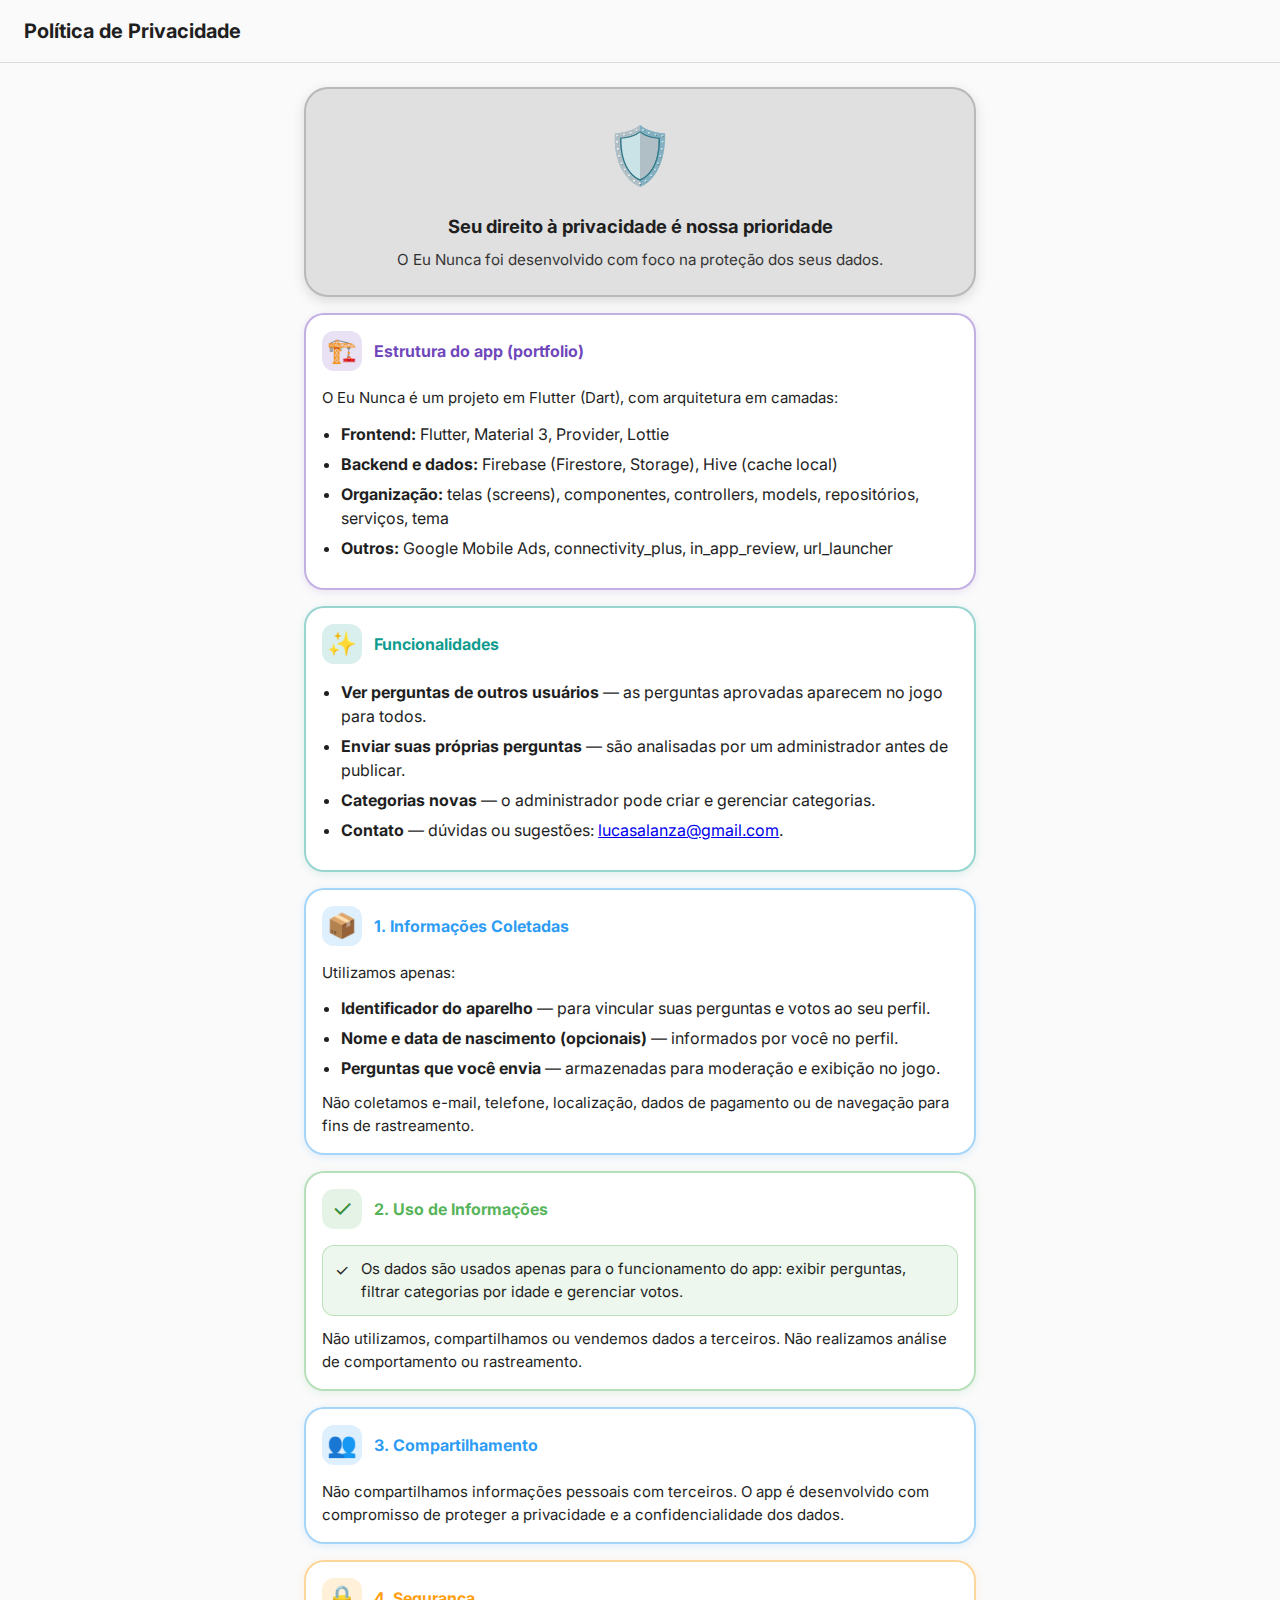
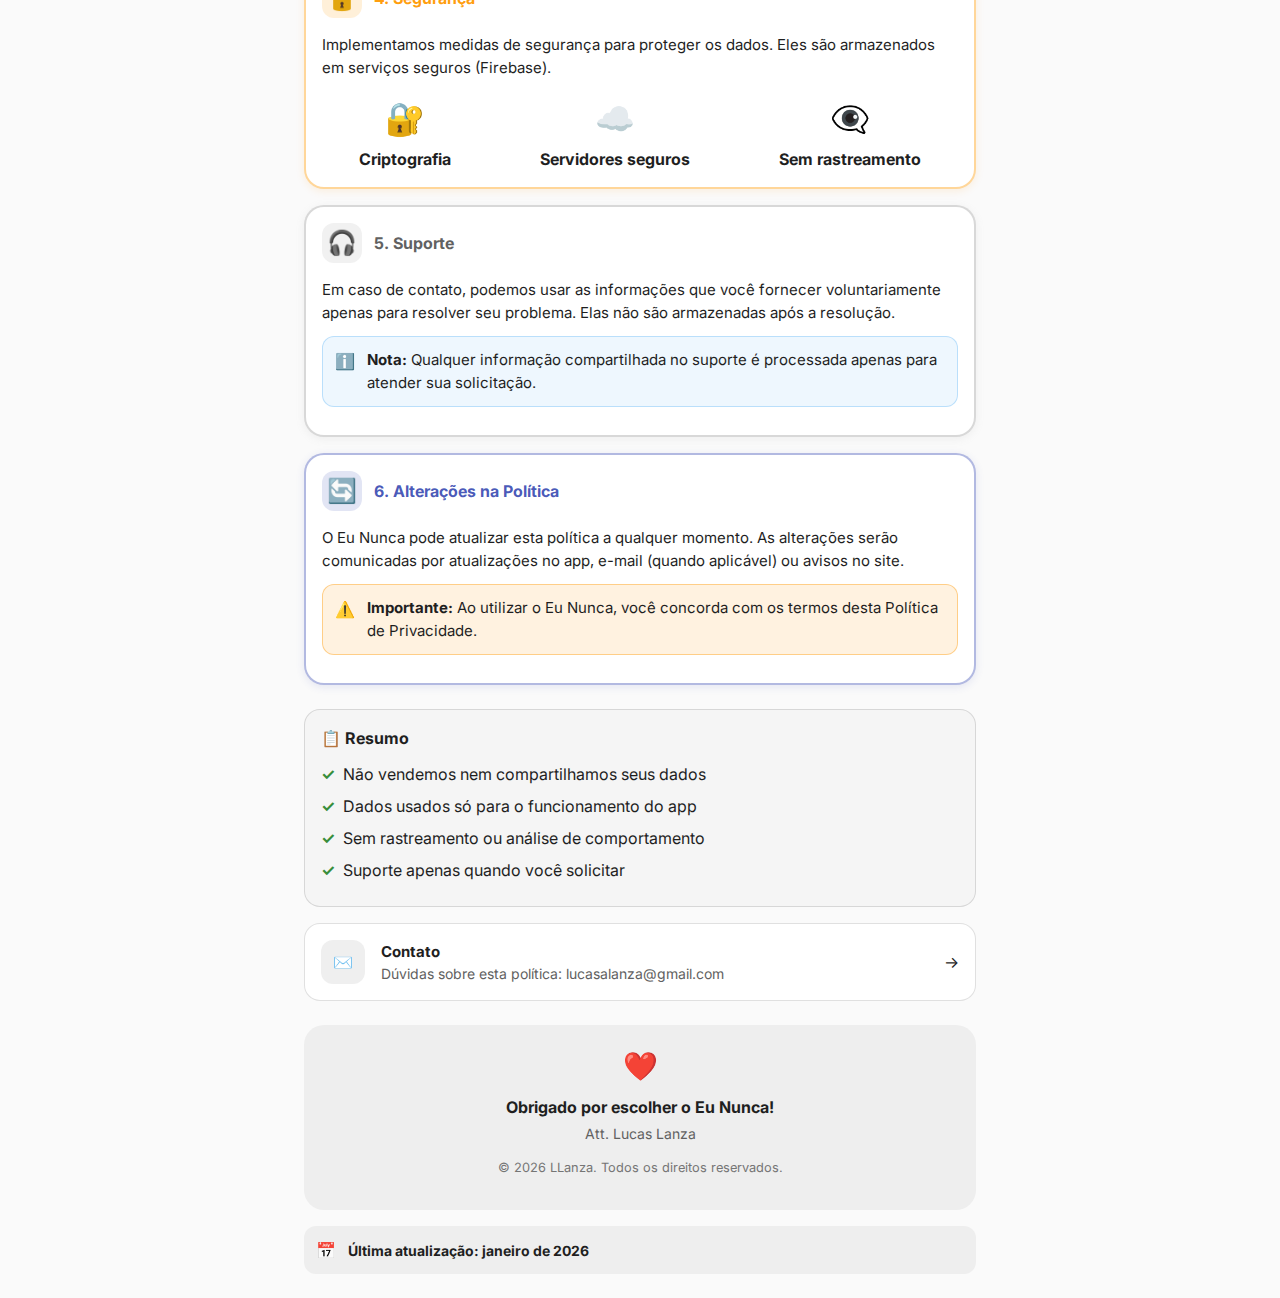
<file: EuNunca-Privacy.html>
<!DOCTYPE html>
<!--
  Política de Privacidade – Eu Nunca
  Publicar em https://lucasalanza.github.io/EuNunca-Privacy (ex.: como index.html no repo EuNunca-Privacy).
  Layout alinhado ao aplicativo (Material 3 / Flutter).
-->
<html lang="pt-BR">
<head>
  <meta charset="utf-8" />
  <meta name="viewport" content="width=device-width, initial-scale=1.0" />
  <title>Política de Privacidade – Eu Nunca</title>
  <meta name="description" content="Política de privacidade do app Eu Nunca. Estrutura do app, funcionalidades e tratamento de dados." />
  <meta name="author" content="Lucas Lanza" />
  <meta property="og:title" content="Política de Privacidade – Eu Nunca" />
  <meta property="og:description" content="Política de privacidade e estrutura do aplicativo Eu Nunca" />
  <meta property="og:type" content="website" />
  <script type="application/ld+json">
  { "@context": "https://schema.org", "@type": "WebPage", "name": "Política de Privacidade - Eu Nunca", "publisher": { "@type": "Person", "name": "Lucas Lanza" }, "dateModified": "2026-01-15" }
  </script>
  <link rel="preconnect" href="https://fonts.googleapis.com" />
  <link rel="preconnect" href="https://fonts.gstatic.com" crossorigin />
  <link href="https://fonts.googleapis.com/css2?family=Inter:wght@400;500;600;700&display=swap" rel="stylesheet" />
  <style>
    :root {
      --surface: #fafafa;
      --on-surface: #1f1f1f;
      --primary: #616161;
      --primary-container: #e0e0e0;
      --on-primary-container: #1f1f1f;
      --outline: rgba(0,0,0,.12);
      --card-bg: #ffffff;
      --footer-bg: #eeeeee;
    }
    * { box-sizing: border-box; }
    body {
      margin: 0;
      font-family: 'Inter', -apple-system, BlinkMacSystemFont, sans-serif;
      background: var(--surface);
      color: var(--on-surface);
      line-height: 1.5;
      -webkit-font-smoothing: antialiased;
    }
    .app-bar {
      background: var(--surface);
      padding: 16px 24px;
      border-bottom: 1px solid var(--outline);
      font-weight: 700;
      font-size: 20px;
    }
    .scroll {
      max-width: 720px;
      margin: 0 auto;
      padding: 24px;
    }
    .hero {
      background: var(--primary-container);
      border: 2px solid rgba(97,97,97,.3);
      border-radius: 24px;
      padding: 24px;
      text-align: center;
      box-shadow: 0 4px 12px rgba(97,97,97,.2);
    }
    .hero .icon { font-size: 56px; color: var(--primary); margin-bottom: 16px; }
    .hero h2 { margin: 0 0 8px; font-size: 1.15rem; color: var(--on-primary-container); }
    .hero p { margin: 0; color: var(--on-primary-container); opacity: .9; font-size: 0.95rem; }
    .section {
      background: var(--card-bg);
      border-radius: 20px;
      padding: 16px;
      margin-top: 16px;
      border: 2px solid rgba(0,0,0,.08);
      box-shadow: 0 2px 8px rgba(0,0,0,.06);
    }
    .section.blue { border-color: rgba(33,150,243,.4); box-shadow: 0 2px 8px rgba(33,150,243,.12); }
    .section.green { border-color: rgba(76,175,80,.4); box-shadow: 0 2px 8px rgba(76,175,80,.12); }
    .section.orange { border-color: rgba(255,152,0,.4); box-shadow: 0 2px 8px rgba(255,152,0,.12); }
    .section.purple { border-color: rgba(103,58,183,.4); box-shadow: 0 2px 8px rgba(103,58,183,.12); }
    .section.teal { border-color: rgba(0,150,136,.4); box-shadow: 0 2px 8px rgba(0,150,136,.12); }
    .section.indigo { border-color: rgba(63,81,181,.4); box-shadow: 0 2px 8px rgba(63,81,181,.12); }
    .section.grey { border-color: rgba(158,158,158,.4); box-shadow: 0 2px 8px rgba(158,158,158,.12); }
    .section-header {
      display: flex;
      align-items: center;
      gap: 12px;
      margin-bottom: 16px;
    }
    .section-header .icon-wrap {
      width: 40px; height: 40px;
      display: flex; align-items: center; justify-content: center;
      border-radius: 12px;
      font-size: 24px;
    }
    .section.blue .icon-wrap { background: rgba(33,150,243,.15); color: #1976d2; }
    .section.green .icon-wrap { background: rgba(76,175,80,.15); color: #388e3c; }
    .section.orange .icon-wrap { background: rgba(255,152,0,.15); color: #f57c00; }
    .section.purple .icon-wrap { background: rgba(103,58,183,.15); color: #5e35b1; }
    .section.teal .icon-wrap { background: rgba(0,150,136,.15); color: #00796b; }
    .section.indigo .icon-wrap { background: rgba(63,81,181,.15); color: #3949ab; }
    .section.grey .icon-wrap { background: rgba(158,158,158,.15); color: #616161; }
    .section-header h3 { margin: 0; font-size: 1rem; font-weight: 700; flex: 1; }
    .section.blue .section-header h3 { color: rgba(33,150,243,.95); }
    .section.green .section-header h3 { color: rgba(76,175,80,.95); }
    .section.orange .section-header h3 { color: rgba(255,152,0,.95); }
    .section.purple .section-header h3 { color: rgba(103,58,183,.95); }
    .section.teal .section-header h3 { color: rgba(0,150,136,.95); }
    .section.indigo .section-header h3 { color: rgba(63,81,181,.95); }
    .section.grey .section-header h3 { color: #616161; }
    .section p { margin: 0 0 12px; font-size: 0.9375rem; }
    .section p:last-child { margin-bottom: 0; }
    .section ul { margin: 0 0 12px; padding-left: 1.2em; }
    .section li { margin-bottom: 6px; }
    .bullet { display: flex; gap: 8px; margin-bottom: 6px; align-items: flex-start; }
    .bullet::before { content: '✓'; color: var(--primary); font-weight: 600; }
    .highlight {
      display: flex; align-items: flex-start; gap: 12px;
      padding: 12px; border-radius: 12px;
      margin-bottom: 12px;
    }
    .highlight.green { background: rgba(76,175,80,.1); border: 1px solid rgba(76,175,80,.3); }
    .highlight.info { background: rgba(33,150,243,.08); border: 1px solid rgba(33,150,243,.25); }
    .highlight.warn { background: rgba(255,152,0,.12); border: 1px solid rgba(255,152,0,.4); }
    .mini-row { display: flex; justify-content: space-around; flex-wrap: wrap; gap: 16px; margin-top: 16px; }
    .mini { text-align: center; }
    .mini .ico { font-size: 32px; margin-bottom: 4px; }
    .mini .blue { color: #1976d2; }
    .mini .green { color: #388e3c; }
    .mini .teal { color: #00796b; }
    .resumo {
      background: #f5f5f5;
      border: 1px solid var(--outline);
      border-radius: 16px;
      padding: 16px;
      margin-top: 24px;
    }
    .resumo h3 { margin: 0 0 12px; font-size: 1rem; display: flex; align-items: center; gap: 8px; }
    .resumo ul { list-style: none; padding: 0; margin: 0; }
    .resumo li { display: flex; align-items: center; gap: 8px; margin-bottom: 8px; }
    .resumo li::before { content: '✓'; color: #388e3c; font-weight: 700; }
    .contato {
      display: flex; align-items: center; gap: 16px;
      padding: 16px; background: var(--card-bg);
      border-radius: 16px; margin-top: 16px;
      border: 1px solid var(--outline);
      text-decoration: none; color: inherit;
    }
    .contato:hover { background: #f5f5f5; }
    .contato .icon-wrap { width: 44px; height: 44px; background: rgba(97,97,97,.1); border-radius: 12px; display: flex; align-items: center; justify-content: center; }
    .contato .label { font-weight: 700; font-size: 0.9375rem; }
    .contato .email { font-size: 0.875rem; color: #616161; }
    .footer {
      background: var(--footer-bg);
      border-radius: 20px;
      padding: 20px;
      margin-top: 24px;
      text-align: center;
    }
    .footer .heart { font-size: 28px; color: #d32f2f; }
    .footer .att { font-size: 0.875rem; color: #616161; margin-top: 4px; }
    .footer .copy { font-size: 0.8rem; color: #757575; margin-top: 12px; }
    .date-bar {
      display: flex; align-items: center; gap: 12px;
      padding: 12px; background: rgba(97,97,97,.08);
      border-radius: 12px;
      margin-top: 16px;
    }
    .date-bar strong { font-size: 0.875rem; }
  </style>
</head>
<body>
  <header class="app-bar">Política de Privacidade</header>
  <main class="scroll">
    <div class="hero">
      <div class="icon" aria-hidden="true">🛡️</div>
      <h2>Seu direito à privacidade é nossa prioridade</h2>
      <p>O Eu Nunca foi desenvolvido com foco na proteção dos seus dados.</p>
    </div>

    <section class="section purple">
      <div class="section-header">
        <div class="icon-wrap">🏗️</div>
        <h3>Estrutura do app (portfolio)</h3>
      </div>
      <p>O Eu Nunca é um projeto em Flutter (Dart), com arquitetura em camadas:</p>
      <ul>
        <li><strong>Frontend:</strong> Flutter, Material 3, Provider, Lottie</li>
        <li><strong>Backend e dados:</strong> Firebase (Firestore, Storage), Hive (cache local)</li>
        <li><strong>Organização:</strong> telas (screens), componentes, controllers, models, repositórios, serviços, tema</li>
        <li><strong>Outros:</strong> Google Mobile Ads, connectivity_plus, in_app_review, url_launcher</li>
      </ul>
    </section>

    <section class="section teal">
      <div class="section-header">
        <div class="icon-wrap">✨</div>
        <h3>Funcionalidades</h3>
      </div>
      <ul>
        <li><strong>Ver perguntas de outros usuários</strong> — as perguntas aprovadas aparecem no jogo para todos.</li>
        <li><strong>Enviar suas próprias perguntas</strong> — são analisadas por um administrador antes de publicar.</li>
        <li><strong>Categorias novas</strong> — o administrador pode criar e gerenciar categorias.</li>
        <li><strong>Contato</strong> — dúvidas ou sugestões: <a href="mailto:lucasalanza@gmail.com">lucasalanza@gmail.com</a>.</li>
      </ul>
    </section>

    <section class="section blue">
      <div class="section-header">
        <div class="icon-wrap">📦</div>
        <h3>1. Informações Coletadas</h3>
      </div>
      <p>Utilizamos apenas:</p>
      <ul>
        <li><strong>Identificador do aparelho</strong> — para vincular suas perguntas e votos ao seu perfil.</li>
        <li><strong>Nome e data de nascimento (opcionais)</strong> — informados por você no perfil.</li>
        <li><strong>Perguntas que você envia</strong> — armazenadas para moderação e exibição no jogo.</li>
      </ul>
      <p>Não coletamos e-mail, telefone, localização, dados de pagamento ou de navegação para fins de rastreamento.</p>
    </section>

    <section class="section green">
      <div class="section-header">
        <div class="icon-wrap">✓</div>
        <h3>2. Uso de Informações</h3>
      </div>
      <div class="highlight green">
        <span>✓</span>
        <p style="margin:0">Os dados são usados apenas para o funcionamento do app: exibir perguntas, filtrar categorias por idade e gerenciar votos.</p>
      </div>
      <p>Não utilizamos, compartilhamos ou vendemos dados a terceiros. Não realizamos análise de comportamento ou rastreamento.</p>
    </section>

    <section class="section blue">
      <div class="section-header">
        <div class="icon-wrap">👥</div>
        <h3>3. Compartilhamento</h3>
      </div>
      <p>Não compartilhamos informações pessoais com terceiros. O app é desenvolvido com compromisso de proteger a privacidade e a confidencialidade dos dados.</p>
    </section>

    <section class="section orange">
      <div class="section-header">
        <div class="icon-wrap">🔒</div>
        <h3>4. Segurança</h3>
      </div>
      <p>Implementamos medidas de segurança para proteger os dados. Eles são armazenados em serviços seguros (Firebase).</p>
      <div class="mini-row">
        <div class="mini"><div class="ico mini blue">🔐</div><div><strong>Criptografia</strong></div></div>
        <div class="mini"><div class="ico mini green">☁️</div><div><strong>Servidores seguros</strong></div></div>
        <div class="mini"><div class="ico mini teal">👁‍🗨</div><div><strong>Sem rastreamento</strong></div></div>
      </div>
    </section>

    <section class="section grey">
      <div class="section-header">
        <div class="icon-wrap">🎧</div>
        <h3>5. Suporte</h3>
      </div>
      <p>Em caso de contato, podemos usar as informações que você fornecer voluntariamente apenas para resolver seu problema. Elas não são armazenadas após a resolução.</p>
      <div class="highlight info">
        <span>ℹ️</span>
        <p style="margin:0"><strong>Nota:</strong> Qualquer informação compartilhada no suporte é processada apenas para atender sua solicitação.</p>
      </div>
    </section>

    <section class="section indigo">
      <div class="section-header">
        <div class="icon-wrap">🔄</div>
        <h3>6. Alterações na Política</h3>
      </div>
      <p>O Eu Nunca pode atualizar esta política a qualquer momento. As alterações serão comunicadas por atualizações no app, e-mail (quando aplicável) ou avisos no site.</p>
      <div class="highlight warn">
        <span>⚠️</span>
        <p style="margin:0"><strong>Importante:</strong> Ao utilizar o Eu Nunca, você concorda com os termos desta Política de Privacidade.</p>
      </div>
    </section>

    <div class="resumo">
      <h3>📋 Resumo</h3>
      <ul>
        <li>Não vendemos nem compartilhamos seus dados</li>
        <li>Dados usados só para o funcionamento do app</li>
        <li>Sem rastreamento ou análise de comportamento</li>
        <li>Suporte apenas quando você solicitar</li>
      </ul>
    </div>

    <a class="contato" href="mailto:lucasalanza@gmail.com">
      <div class="icon-wrap">✉️</div>
      <div>
        <div class="label">Contato</div>
        <div class="email">Dúvidas sobre esta política: lucasalanza@gmail.com</div>
      </div>
      <span style="margin-left:auto">→</span>
    </a>

    <div class="footer">
      <div class="heart">❤️</div>
      <p style="margin:8px 0 0"><strong>Obrigado por escolher o Eu Nunca!</strong></p>
      <p class="att">Att. Lucas Lanza</p>
      <p class="copy">© 2026 LLanza. Todos os direitos reservados.</p>
    </div>

    <div class="date-bar">
      <span>📅</span>
      <strong>Última atualização: janeiro de 2026</strong>
    </div>
  </main>
</body>
</html>
</file>
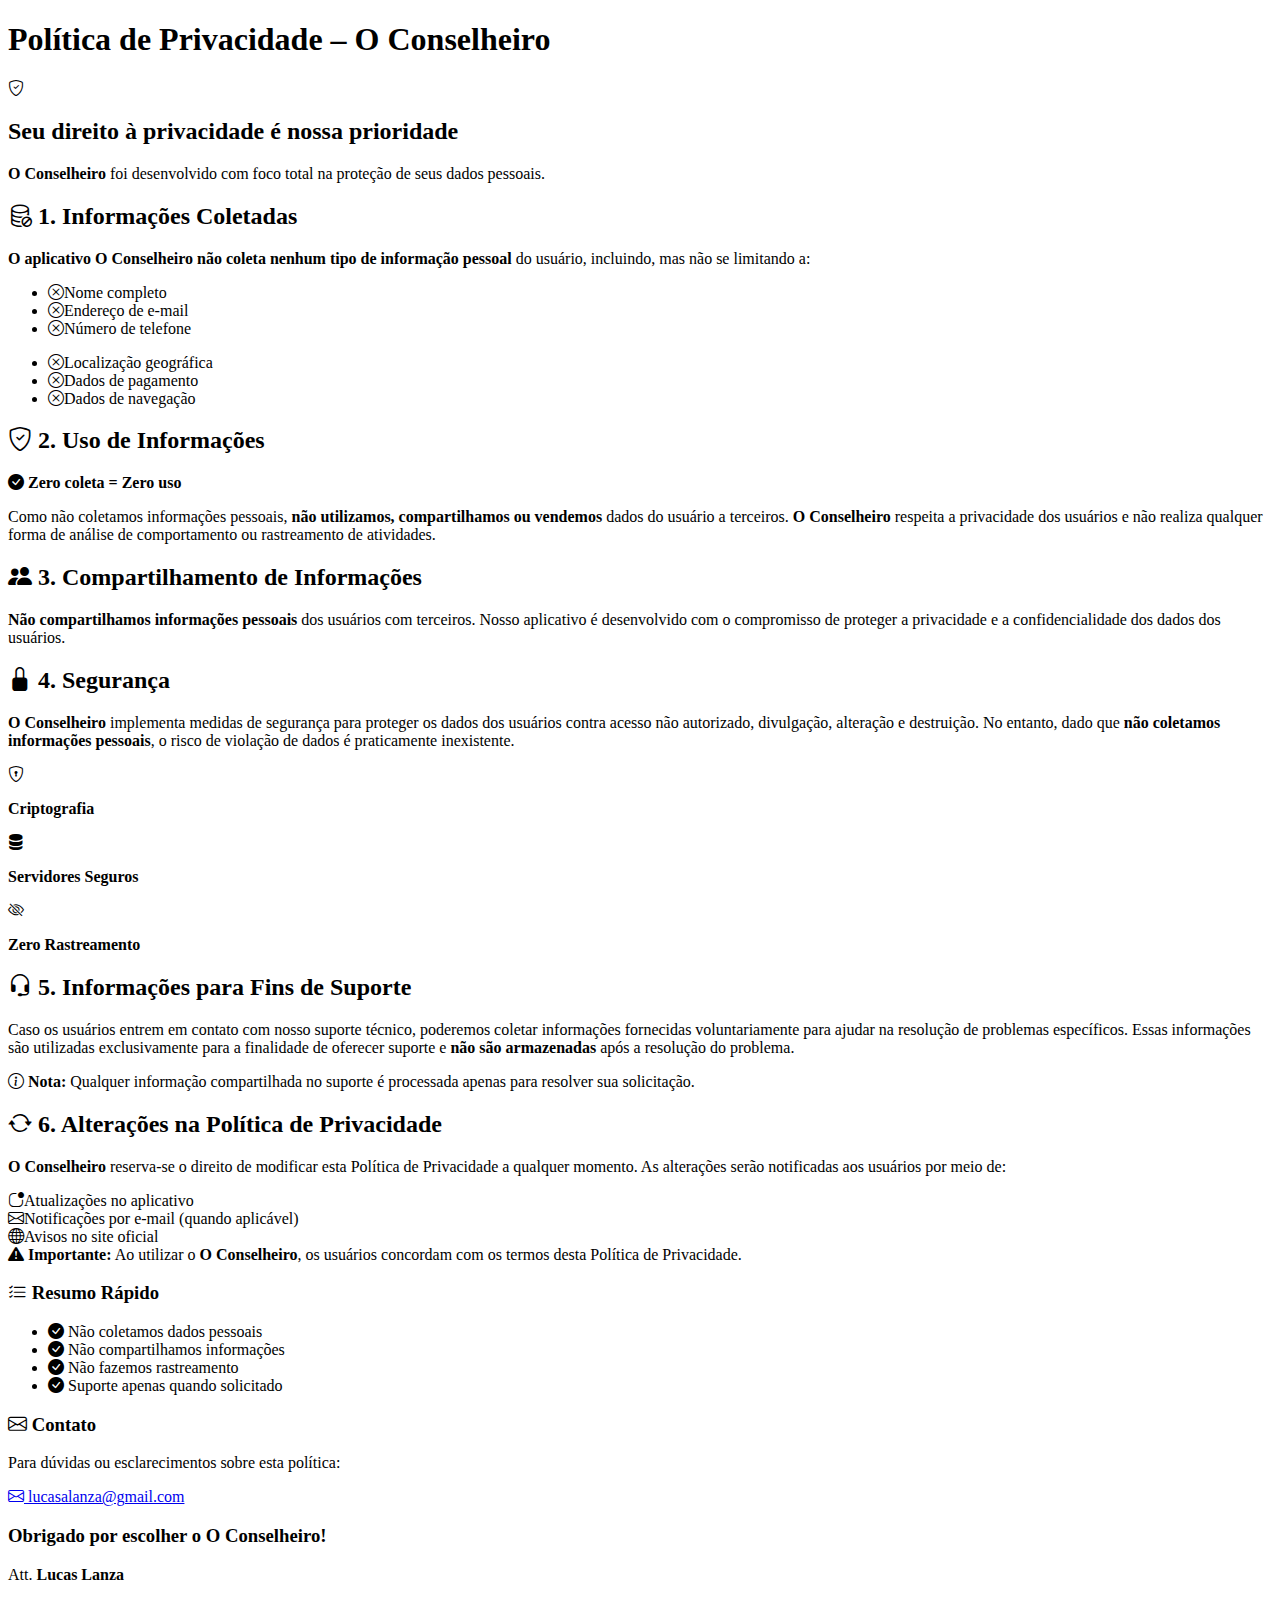
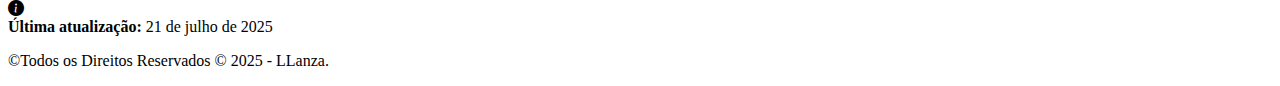
<file: OConselheiro-Privacy.html>
﻿<!DOCTYPE html>
<html lang="pt-BR">

<head>
  <meta charset="utf-8" />
  <meta name="viewport" content="width=device-width, initial-scale=1.0" />
  <title>Política de Privacidade – O Conselheiro</title>
  <meta name="description"
    content="Leia nossa Política de Privacidade. O aplicativo O Conselheiro não coleta informações pessoais dos usuários." />
  <meta name="robots" content="index, follow" />
  <meta name="author" content="Lucas Lanza" />

  <!-- Open Graph Meta Tags for better social sharing -->
  <meta property="og:title" content="Política de Privacidade – O Conselheiro" />
  <meta property="og:description" content="Conheça como protegemos sua privacidade no aplicativo O Conselheiro" />
  <meta property="og:type" content="website" />

  <link href="https://cdn.jsdelivr.net/npm/bootstrap@5.3.2/dist/css/bootstrap.min.css" rel="stylesheet"
    integrity="sha384-T3c6CoIi6uLrA9TneNEoa7RxnatzjcDSCmG1MXxSR1GAsXEV/Dwwykc2MPK8M2HN" crossorigin="anonymous" />
  <link href="https://cdn.jsdelivr.net/npm/bootstrap-icons@1.11.1/font/bootstrap-icons.css" rel="stylesheet" />

  <!-- Structured Data for SEO -->
  <script type="application/ld+json">
  {
    "@context": "https://schema.org",
    "@type": "WebPage",
    "name": "Política de Privacidade - O Conselheiro",
    "description": "Política de privacidade do aplicativo O Conselheiro",
    "publisher": {
      "@type": "Person",
      "name": "Lucas Lanza"
    },
    "dateModified": "2025-07-21"
  }
  </script>
</head>

<body class="container-fluid">
  <!-- Header with breadcrumb navigation -->
  <header class="page-title" data-aos="fade">
    <div class="container">
      <h1>Política de Privacidade – O Conselheiro</h1>
    </div>
  </header>

  <main class="container my-5">
    <!-- Privacy commitment banner -->
    <div class="hero-section bg-light p-4 rounded mb-5 text-center">
      <i class="bi bi-shield-check text-success display-1 mb-3" aria-hidden="true"></i>
      <h2 class="h3 mb-3">Seu direito à privacidade é nossa prioridade</h2>
      <p class="lead"><strong>O Conselheiro</strong> foi desenvolvido com foco total na proteção de seus dados pessoais.
      </p>
    </div>

    <!-- Main content sections -->
    <div class="row">
      <div class="col-lg-8">
        <section class="privacy-section mb-5">
          <div class="card border-0 shadow-sm">
            <div class="card-header bg-primary text-white">
              <h2 class="card-title mb-0">
                <i class="bi bi-database-slash me-2" aria-hidden="true"></i>
                1. Informações Coletadas
              </h2>
            </div>
            <div class="card-body">
              <p class="card-text">
                <strong>O aplicativo <strong>O Conselheiro</strong> não coleta nenhum tipo de informação
                  pessoal</strong> do usuário,
                incluindo, mas não se limitando a:
              </p>
              <div class="row">
                <div class="col-md-6">
                  <ul class="list-unstyled">
                    <li><i class="bi bi-x-circle text-danger me-2" aria-hidden="true"></i>Nome completo</li>
                    <li><i class="bi bi-x-circle text-danger me-2" aria-hidden="true"></i>Endereço de e-mail</li>
                    <li><i class="bi bi-x-circle text-danger me-2" aria-hidden="true"></i>Número de telefone</li>
                  </ul>
                </div>
                <div class="col-md-6">
                  <ul class="list-unstyled">
                    <li><i class="bi bi-x-circle text-danger me-2" aria-hidden="true"></i>Localização geográfica</li>
                    <li><i class="bi bi-x-circle text-danger me-2" aria-hidden="true"></i>Dados de pagamento</li>
                    <li><i class="bi bi-x-circle text-danger me-2" aria-hidden="true"></i>Dados de navegação</li>
                  </ul>
                </div>
              </div>
            </div>
          </div>
        </section>

        <section class="privacy-section mb-5">
          <div class="card border-0 shadow-sm">
            <div class="card-header bg-success text-white">
              <h2 class="card-title mb-0">
                <i class="bi bi-shield-check me-2" aria-hidden="true"></i>
                2. Uso de Informações
              </h2>
            </div>
            <div class="card-body">
              <div class="alert alert-success" role="alert">
                <i class="bi bi-check-circle-fill me-2" aria-hidden="true"></i>
                <strong>Zero coleta = Zero uso</strong>
              </div>
              <p>
                Como não coletamos informações pessoais, <strong>não utilizamos, compartilhamos ou vendemos</strong>
                dados do usuário a terceiros. <strong>O Conselheiro</strong> respeita a privacidade dos usuários e não
                realiza
                qualquer forma de análise de comportamento ou rastreamento de atividades.
              </p>
            </div>
          </div>
        </section>

        <section class="privacy-section mb-5">
          <div class="card border-0 shadow-sm">
            <div class="card-header bg-info text-white">
              <h2 class="card-title mb-0">
                <i class="bi bi-people-fill me-2" aria-hidden="true"></i>
                3. Compartilhamento de Informações
              </h2>
            </div>
            <div class="card-body">
              <p>
                <strong>Não compartilhamos informações pessoais</strong> dos usuários com terceiros.
                Nosso aplicativo é desenvolvido com o compromisso de proteger a privacidade e a
                confidencialidade dos dados dos usuários.
              </p>
            </div>
          </div>
        </section>

        <section class="privacy-section mb-5">
          <div class="card border-0 shadow-sm">
            <div class="card-header bg-warning text-dark">
              <h2 class="card-title mb-0">
                <i class="bi bi-lock-fill me-2" aria-hidden="true"></i>
                4. Segurança
              </h2>
            </div>
            <div class="card-body">
              <p>
                <strong>O Conselheiro</strong> implementa medidas de segurança para proteger os dados dos usuários
                contra
                acesso não autorizado, divulgação, alteração e destruição. No entanto, dado que
                <strong>não coletamos informações pessoais</strong>, o risco de violação de dados é
                praticamente inexistente.
              </p>
              <div class="row mt-3">
                <div class="col-md-4 text-center">
                  <i class="bi bi-shield-lock display-4 text-primary" aria-hidden="true"></i>
                  <p class="mt-2"><strong>Criptografia</strong></p>
                </div>
                <div class="col-md-4 text-center">
                  <i class="bi bi-server display-4 text-success" aria-hidden="true"></i>
                  <p class="mt-2"><strong>Servidores Seguros</strong></p>
                </div>
                <div class="col-md-4 text-center">
                  <i class="bi bi-eye-slash display-4 text-info" aria-hidden="true"></i>
                  <p class="mt-2"><strong>Zero Rastreamento</strong></p>
                </div>
              </div>
            </div>
          </div>
        </section>

        <section class="privacy-section mb-5">
          <div class="card border-0 shadow-sm">
            <div class="card-header bg-secondary text-white">
              <h2 class="card-title mb-0">
                <i class="bi bi-headset me-2" aria-hidden="true"></i>
                5. Informações para Fins de Suporte
              </h2>
            </div>
            <div class="card-body">
              <p>
                Caso os usuários entrem em contato com nosso suporte técnico, poderemos coletar informações
                fornecidas voluntariamente para ajudar na resolução de problemas específicos. Essas informações são
                utilizadas exclusivamente para a finalidade de oferecer suporte e <strong>não são armazenadas</strong>
                após a resolução do problema.
              </p>
              <div class="alert alert-light border-start border-4 border-primary">
                <i class="bi bi-info-circle me-2 text-primary" aria-hidden="true"></i>
                <strong>Nota:</strong> Qualquer informação compartilhada no suporte é processada apenas para resolver
                sua solicitação.
              </div>
            </div>
          </div>
        </section>

        <section class="privacy-section mb-5">
          <div class="card border-0 shadow-sm">
            <div class="card-header bg-dark text-white">
              <h2 class="card-title mb-0">
                <i class="bi bi-arrow-repeat me-2" aria-hidden="true"></i>
                6. Alterações na Política de Privacidade
              </h2>
            </div>
            <div class="card-body">
              <p>
                <strong>O Conselheiro</strong> reserva-se o direito de modificar esta Política de Privacidade a qualquer
                momento.
                As alterações serão notificadas aos usuários por meio de:
              </p>
              <ul></ul>
              <li><i class="bi bi-app-indicator me-2 text-primary" aria-hidden="true"></i>Atualizações no aplicativo
              </li>
              <li><i class="bi bi-envelope me-2 text-primary" aria-hidden="true"></i>Notificações por e-mail (quando
                aplicável)</li>
              <li><i class="bi bi-globe me-2 text-primary" aria-hidden="true"></i>Avisos no site oficial</li>
              </ul>
              <div class="alert alert-warning" role="alert">
                <i class="bi bi-exclamation-triangle-fill me-2" aria-hidden="true"></i>
                <strong>Importante:</strong> Ao utilizar o <strong>O Conselheiro</strong>, os usuários concordam com os
                termos desta
                Política de Privacidade.
              </div>
            </div>
          </div>
        </section>
      </div>

      <!-- Sidebar with quick info and contact -->
      <div class="col-lg-4">
        <div class="sticky-top" style="top: 20px;">
          <!-- Quick summary -->
          <div class="card border-0 shadow-sm mb-4">
            <div class="card-header bg-light">
              <h3 class="card-title h5 mb-0">
                <i class="bi bi-list-check me-2 text-primary" aria-hidden="true"></i>
                Resumo Rápido
              </h3>
            </div>
            <div class="card-body">
              <ul class="list-unstyled">
                <li class="mb-2">
                  <i class="bi bi-check-circle-fill text-success me-2" aria-hidden="true"></i>
                  Não coletamos dados pessoais
                </li>
                <li class="mb-2">
                  <i class="bi bi-check-circle-fill text-success me-2" aria-hidden="true"></i>
                  Não compartilhamos informações
                </li>
                <li class="mb-2">
                  <i class="bi bi-check-circle-fill text-success me-2" aria-hidden="true"></i>
                  Não fazemos rastreamento
                </li>
                <li class="mb-2">
                  <i class="bi bi-check-circle-fill text-success me-2" aria-hidden="true"></i>
                  Suporte apenas quando solicitado
                </li>
              </ul>
            </div>
          </div>

          <!-- Contact information -->
          <div class="card border-0 shadow-sm">
            <div class="card-header bg-primary text-white">
              <h3 class="card-title h5 mb-0">
                <i class="bi bi-envelope me-2" aria-hidden="true"></i>
                Contato
              </h3>
            </div>
            <div class="card-body text-center">
              <p>Para dúvidas ou esclarecimentos sobre esta política:</p>
              <a href="mailto:lucasalanza@gmail.com" class="btn btn-outline-primary">
                <i class="bi bi-envelope me-2" aria-hidden="true"></i>
                lucasalanza@gmail.com
              </a>
            </div>
          </div>
        </div>
      </div>
    </div>

    <!-- Footer message -->
    <div class="text-center mt-5 p-4 bg-light rounded">
      <h3 class="h4">Obrigado por escolher o <strong>O Conselheiro</strong>!</h3>
      <p class="mb-0">Att. <strong>Lucas Lanza</strong></p>
    </div>
    <!-- Last update info with visual emphasis -->
    <div class="alert alert-info d-flex align-items-center mb-4" role="alert">
      <i class="bi bi-info-circle-fill me-2" aria-hidden="true"></i>
      <div>
        <strong>Última atualização:</strong> 21 de julho de 2025
      </div>
    </div>
  </main>

  <!-- Footer -->
  <footer class="border-top footer text-muted mt-5">
    <div class="container text-center py-3">
      <p class="mb-0">©Todos os Direitos Reservados &copy; 2025 - LLanza.</p>
    </div>
  </footer>

  <!-- Bootstrap JS -->
  <script src="https://cdn.jsdelivr.net/npm/bootstrap@5.3.2/dist/js/bootstrap.bundle.min.js"
    integrity="sha384-C6RzsynM9kWDrMNeT87bh95OGNyZPhcTNXj1NW7RuBCsyN/o0jlpcV8Qyq46cDfL"
    crossorigin="anonymous"></script>

</body>

</html>
</file>
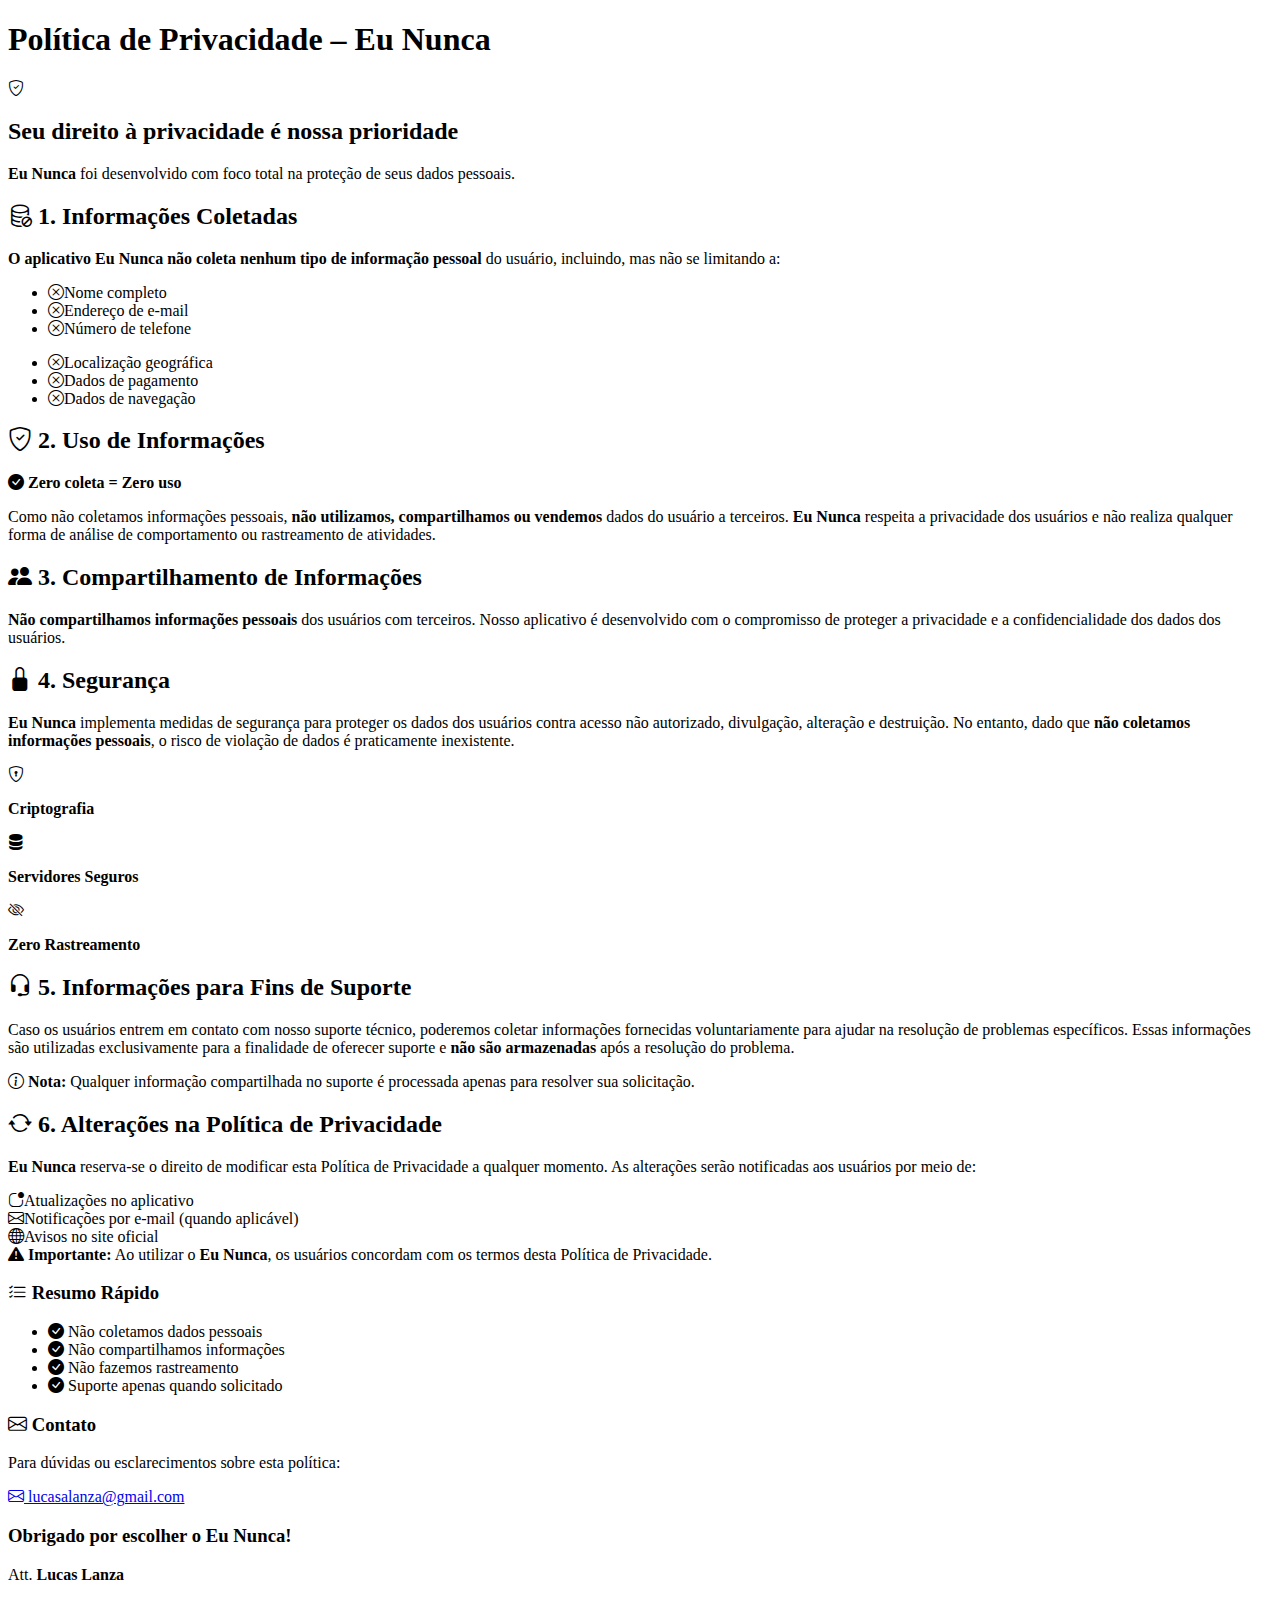
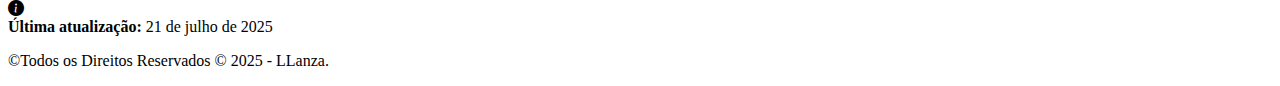
<file: privacy/EuNunca-Privacy.html>
﻿<!DOCTYPE html>
<html lang="pt-BR">

<head>
  <meta charset="utf-8" />
  <meta name="viewport" content="width=device-width, initial-scale=1.0" />
  <title>Política de Privacidade – Eu Nunca</title>
  <meta name="description"
    content="Leia nossa Política de Privacidade. O aplicativo Eu Nunca não coleta informações pessoais dos usuários." />
  <meta name="robots" content="index, follow" />
  <meta name="author" content="Lucas Lanza" />

  <!-- Open Graph Meta Tags for better social sharing -->
  <meta property="og:title" content="Política de Privacidade – Eu Nunca" />
  <meta property="og:description" content="Conheça como protegemos sua privacidade no aplicativo Eu Nunca" />
  <meta property="og:type" content="website" />

  <link href="https://cdn.jsdelivr.net/npm/bootstrap@5.3.2/dist/css/bootstrap.min.css" rel="stylesheet"
    integrity="sha384-T3c6CoIi6uLrA9TneNEoa7RxnatzjcDSCmG1MXxSR1GAsXEV/Dwwykc2MPK8M2HN" crossorigin="anonymous" />
  <link href="https://cdn.jsdelivr.net/npm/bootstrap-icons@1.11.1/font/bootstrap-icons.css" rel="stylesheet" />

  <!-- Structured Data for SEO -->
  <script type="application/ld+json">
  {
    "@context": "https://schema.org",
    "@type": "WebPage",
    "name": "Política de Privacidade - Eu Nunca",
    "description": "Política de privacidade do aplicativo Eu Nunca",
    "publisher": {
      "@type": "Person",
      "name": "Lucas Lanza"
    },
    "dateModified": "2025-07-21"
  }
  </script>
</head>

<body class="container-fluid">
  <!-- Header with breadcrumb navigation -->
  <header class="page-title" data-aos="fade">
    <div class="container">
      <h1>Política de Privacidade – Eu Nunca</h1>
    </div>
  </header>

  <main class="container my-5">


    <!-- Privacy commitment banner -->
    <div class="hero-section bg-light p-4 rounded mb-5 text-center">
      <i class="bi bi-shield-check text-success display-1 mb-3" aria-hidden="true"></i>
      <h2 class="h3 mb-3">Seu direito à privacidade é nossa prioridade</h2>
      <p class="lead"><strong>Eu Nunca</strong> foi desenvolvido com foco total na proteção de seus dados pessoais.
      </p>
    </div>

    <!-- Main content sections -->
    <div class="row">
      <div class="col-lg-8">
        <section class="privacy-section mb-5">
          <div class="card border-0 shadow-sm">
            <div class="card-header bg-primary text-white">
              <h2 class="card-title mb-0">
                <i class="bi bi-database-slash me-2" aria-hidden="true"></i>
                1. Informações Coletadas
              </h2>
            </div>
            <div class="card-body">
              <p class="card-text">
                <strong>O aplicativo <strong>Eu Nunca</strong> não coleta nenhum tipo de informação
                  pessoal</strong> do usuário,
                incluindo, mas não se limitando a:
              </p>
              <div class="row">
                <div class="col-md-6">
                  <ul class="list-unstyled">
                    <li><i class="bi bi-x-circle text-danger me-2" aria-hidden="true"></i>Nome completo</li>
                    <li><i class="bi bi-x-circle text-danger me-2" aria-hidden="true"></i>Endereço de e-mail</li>
                    <li><i class="bi bi-x-circle text-danger me-2" aria-hidden="true"></i>Número de telefone</li>
                  </ul>
                </div>
                <div class="col-md-6">
                  <ul class="list-unstyled">
                    <li><i class="bi bi-x-circle text-danger me-2" aria-hidden="true"></i>Localização geográfica</li>
                    <li><i class="bi bi-x-circle text-danger me-2" aria-hidden="true"></i>Dados de pagamento</li>
                    <li><i class="bi bi-x-circle text-danger me-2" aria-hidden="true"></i>Dados de navegação</li>
                  </ul>
                </div>
              </div>
            </div>
          </div>
        </section>

        <section class="privacy-section mb-5">
          <div class="card border-0 shadow-sm">
            <div class="card-header bg-success text-white">
              <h2 class="card-title mb-0">
                <i class="bi bi-shield-check me-2" aria-hidden="true"></i>
                2. Uso de Informações
              </h2>
            </div>
            <div class="card-body">
              <div class="alert alert-success" role="alert">
                <i class="bi bi-check-circle-fill me-2" aria-hidden="true"></i>
                <strong>Zero coleta = Zero uso</strong>
              </div>
              <p>
                Como não coletamos informações pessoais, <strong>não utilizamos, compartilhamos ou vendemos</strong>
                dados do usuário a terceiros. <strong>Eu Nunca</strong> respeita a privacidade dos usuários e não
                realiza
                qualquer forma de análise de comportamento ou rastreamento de atividades.
              </p>
            </div>
          </div>
        </section>

        <section class="privacy-section mb-5">
          <div class="card border-0 shadow-sm">
            <div class="card-header bg-info text-white">
              <h2 class="card-title mb-0">
                <i class="bi bi-people-fill me-2" aria-hidden="true"></i>
                3. Compartilhamento de Informações
              </h2>
            </div>
            <div class="card-body">
              <p>
                <strong>Não compartilhamos informações pessoais</strong> dos usuários com terceiros.
                Nosso aplicativo é desenvolvido com o compromisso de proteger a privacidade e a
                confidencialidade dos dados dos usuários.
              </p>
            </div>
          </div>
        </section>

        <section class="privacy-section mb-5">
          <div class="card border-0 shadow-sm">
            <div class="card-header bg-warning text-dark">
              <h2 class="card-title mb-0">
                <i class="bi bi-lock-fill me-2" aria-hidden="true"></i>
                4. Segurança
              </h2>
            </div>
            <div class="card-body">
              <p>
                <strong>Eu Nunca</strong> implementa medidas de segurança para proteger os dados dos usuários
                contra
                acesso não autorizado, divulgação, alteração e destruição. No entanto, dado que
                <strong>não coletamos informações pessoais</strong>, o risco de violação de dados é
                praticamente inexistente.
              </p>
              <div class="row mt-3">
                <div class="col-md-4 text-center">
                  <i class="bi bi-shield-lock display-4 text-primary" aria-hidden="true"></i>
                  <p class="mt-2"><strong>Criptografia</strong></p>
                </div>
                <div class="col-md-4 text-center">
                  <i class="bi bi-server display-4 text-success" aria-hidden="true"></i>
                  <p class="mt-2"><strong>Servidores Seguros</strong></p>
                </div>
                <div class="col-md-4 text-center">
                  <i class="bi bi-eye-slash display-4 text-info" aria-hidden="true"></i>
                  <p class="mt-2"><strong>Zero Rastreamento</strong></p>
                </div>
              </div>
            </div>
          </div>
        </section>

        <section class="privacy-section mb-5">
          <div class="card border-0 shadow-sm">
            <div class="card-header bg-secondary text-white">
              <h2 class="card-title mb-0">
                <i class="bi bi-headset me-2" aria-hidden="true"></i>
                5. Informações para Fins de Suporte
              </h2>
            </div>
            <div class="card-body">
              <p>
                Caso os usuários entrem em contato com nosso suporte técnico, poderemos coletar informações
                fornecidas voluntariamente para ajudar na resolução de problemas específicos. Essas informações são
                utilizadas exclusivamente para a finalidade de oferecer suporte e <strong>não são armazenadas</strong>
                após a resolução do problema.
              </p>
              <div class="alert alert-light border-start border-4 border-primary">
                <i class="bi bi-info-circle me-2 text-primary" aria-hidden="true"></i>
                <strong>Nota:</strong> Qualquer informação compartilhada no suporte é processada apenas para resolver
                sua solicitação.
              </div>
            </div>
          </div>
        </section>

        <section class="privacy-section mb-5">
          <div class="card border-0 shadow-sm">
            <div class="card-header bg-dark text-white">
              <h2 class="card-title mb-0">
                <i class="bi bi-arrow-repeat me-2" aria-hidden="true"></i>
                6. Alterações na Política de Privacidade
              </h2>
            </div>
            <div class="card-body">
              <p>
                <strong>Eu Nunca</strong> reserva-se o direito de modificar esta Política de Privacidade a qualquer
                momento.
                As alterações serão notificadas aos usuários por meio de:
              </p>
              <ul></ul>
              <li><i class="bi bi-app-indicator me-2 text-primary" aria-hidden="true"></i>Atualizações no aplicativo
              </li>
              <li><i class="bi bi-envelope me-2 text-primary" aria-hidden="true"></i>Notificações por e-mail (quando
                aplicável)</li>
              <li><i class="bi bi-globe me-2 text-primary" aria-hidden="true"></i>Avisos no site oficial</li>
              </ul>
              <div class="alert alert-warning" role="alert">
                <i class="bi bi-exclamation-triangle-fill me-2" aria-hidden="true"></i>
                <strong>Importante:</strong> Ao utilizar o <strong>Eu Nunca</strong>, os usuários concordam com os
                termos desta
                Política de Privacidade.
              </div>
            </div>
          </div>
        </section>
      </div>

      <!-- Sidebar with quick info and contact -->
      <div class="col-lg-4">
        <div class="sticky-top" style="top: 20px;">
          <!-- Quick summary -->
          <div class="card border-0 shadow-sm mb-4">
            <div class="card-header bg-light">
              <h3 class="card-title h5 mb-0">
                <i class="bi bi-list-check me-2 text-primary" aria-hidden="true"></i>
                Resumo Rápido
              </h3>
            </div>
            <div class="card-body">
              <ul class="list-unstyled">
                <li class="mb-2">
                  <i class="bi bi-check-circle-fill text-success me-2" aria-hidden="true"></i>
                  Não coletamos dados pessoais
                </li>
                <li class="mb-2">
                  <i class="bi bi-check-circle-fill text-success me-2" aria-hidden="true"></i>
                  Não compartilhamos informações
                </li>
                <li class="mb-2">
                  <i class="bi bi-check-circle-fill text-success me-2" aria-hidden="true"></i>
                  Não fazemos rastreamento
                </li>
                <li class="mb-2">
                  <i class="bi bi-check-circle-fill text-success me-2" aria-hidden="true"></i>
                  Suporte apenas quando solicitado
                </li>
              </ul>
            </div>
          </div>

          <!-- Contact information -->
          <div class="card border-0 shadow-sm">
            <div class="card-header bg-primary text-white">
              <h3 class="card-title h5 mb-0">
                <i class="bi bi-envelope me-2" aria-hidden="true"></i>
                Contato
              </h3>
            </div>
            <div class="card-body text-center">
              <p>Para dúvidas ou esclarecimentos sobre esta política:</p>
              <a href="mailto:lucasalanza@gmail.com" class="btn btn-outline-primary">
                <i class="bi bi-envelope me-2" aria-hidden="true"></i>
                lucasalanza@gmail.com
              </a>
            </div>
          </div>
        </div>
      </div>
    </div>

    <!-- Footer message -->
    <div class="text-center mt-5 p-4 bg-light rounded">
      <h3 class="h4">Obrigado por escolher o <strong>Eu Nunca</strong>!</h3>
      <p class="mb-0">Att. <strong>Lucas Lanza</strong></p>
    </div>
    <!-- Last update info with visual emphasis -->
    <div class="alert alert-info d-flex align-items-center mb-4" role="alert">
      <i class="bi bi-info-circle-fill me-2" aria-hidden="true"></i>
      <div>
        <strong>Última atualização:</strong> 21 de julho de 2025
      </div>
    </div>
  </main>

  <!-- Footer -->
  <footer class="border-top footer text-muted mt-5">
    <div class="container text-center py-3">
      <p class="mb-0">©Todos os Direitos Reservados &copy; 2025 - LLanza.</p>
    </div>
  </footer>

  <!-- Bootstrap JS -->
  <script src="https://cdn.jsdelivr.net/npm/bootstrap@5.3.2/dist/js/bootstrap.bundle.min.js"
    integrity="sha384-C6RzsynM9kWDrMNeT87bh95OGNyZPhcTNXj1NW7RuBCsyN/o0jlpcV8Qyq46cDfL"
    crossorigin="anonymous"></script>


</body>

</html>
</file>
